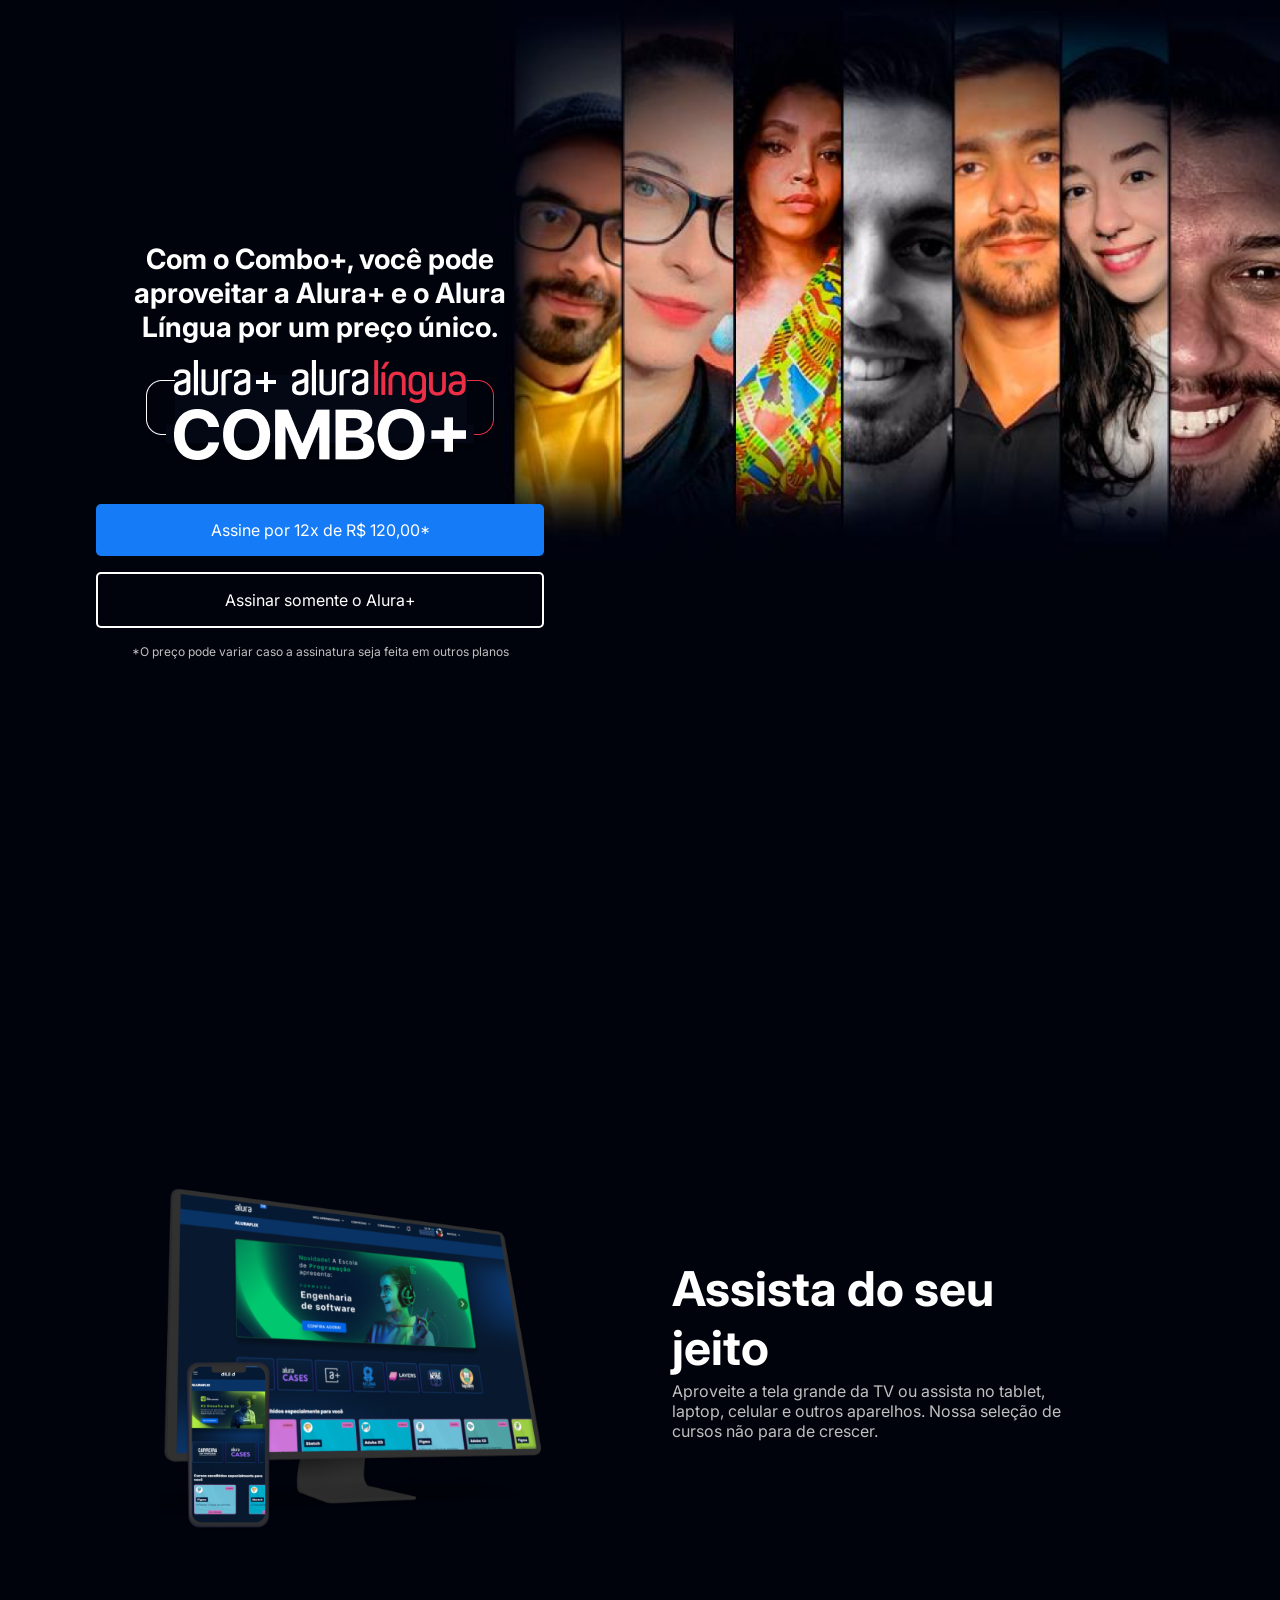
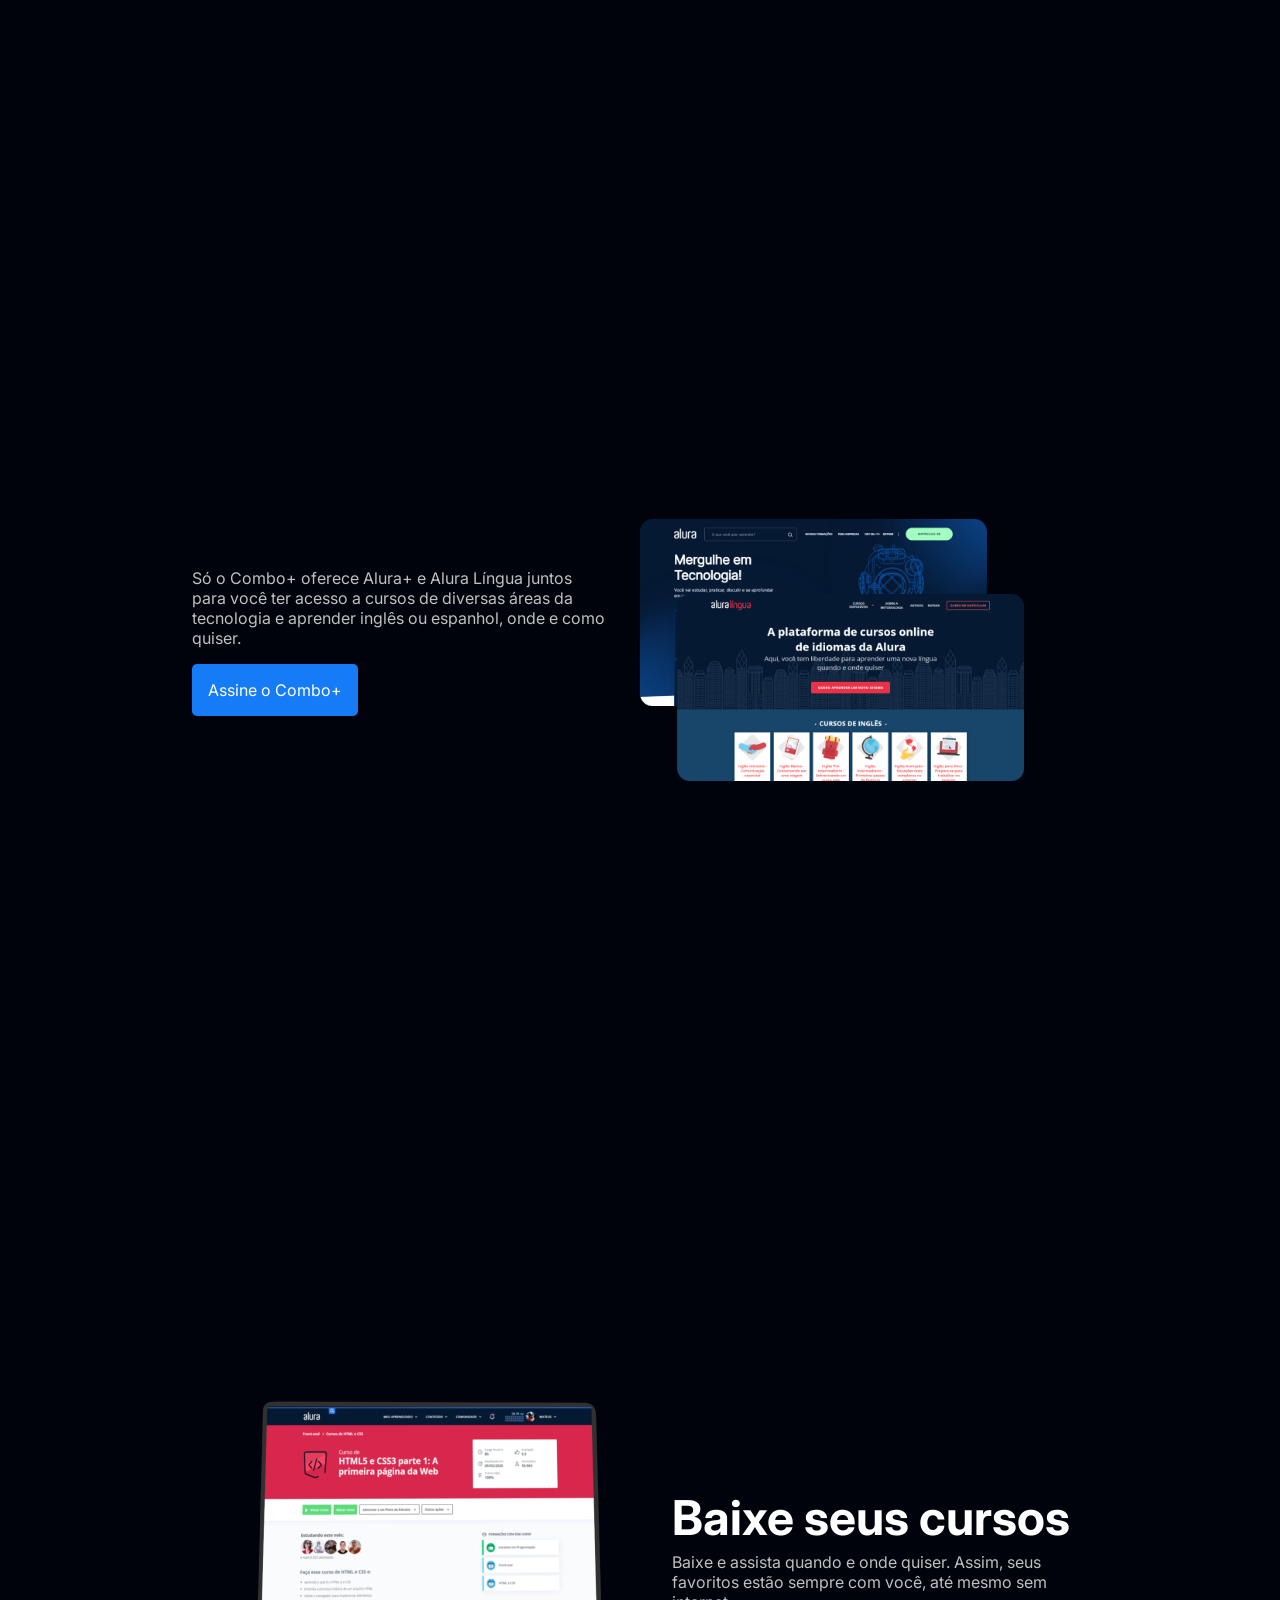
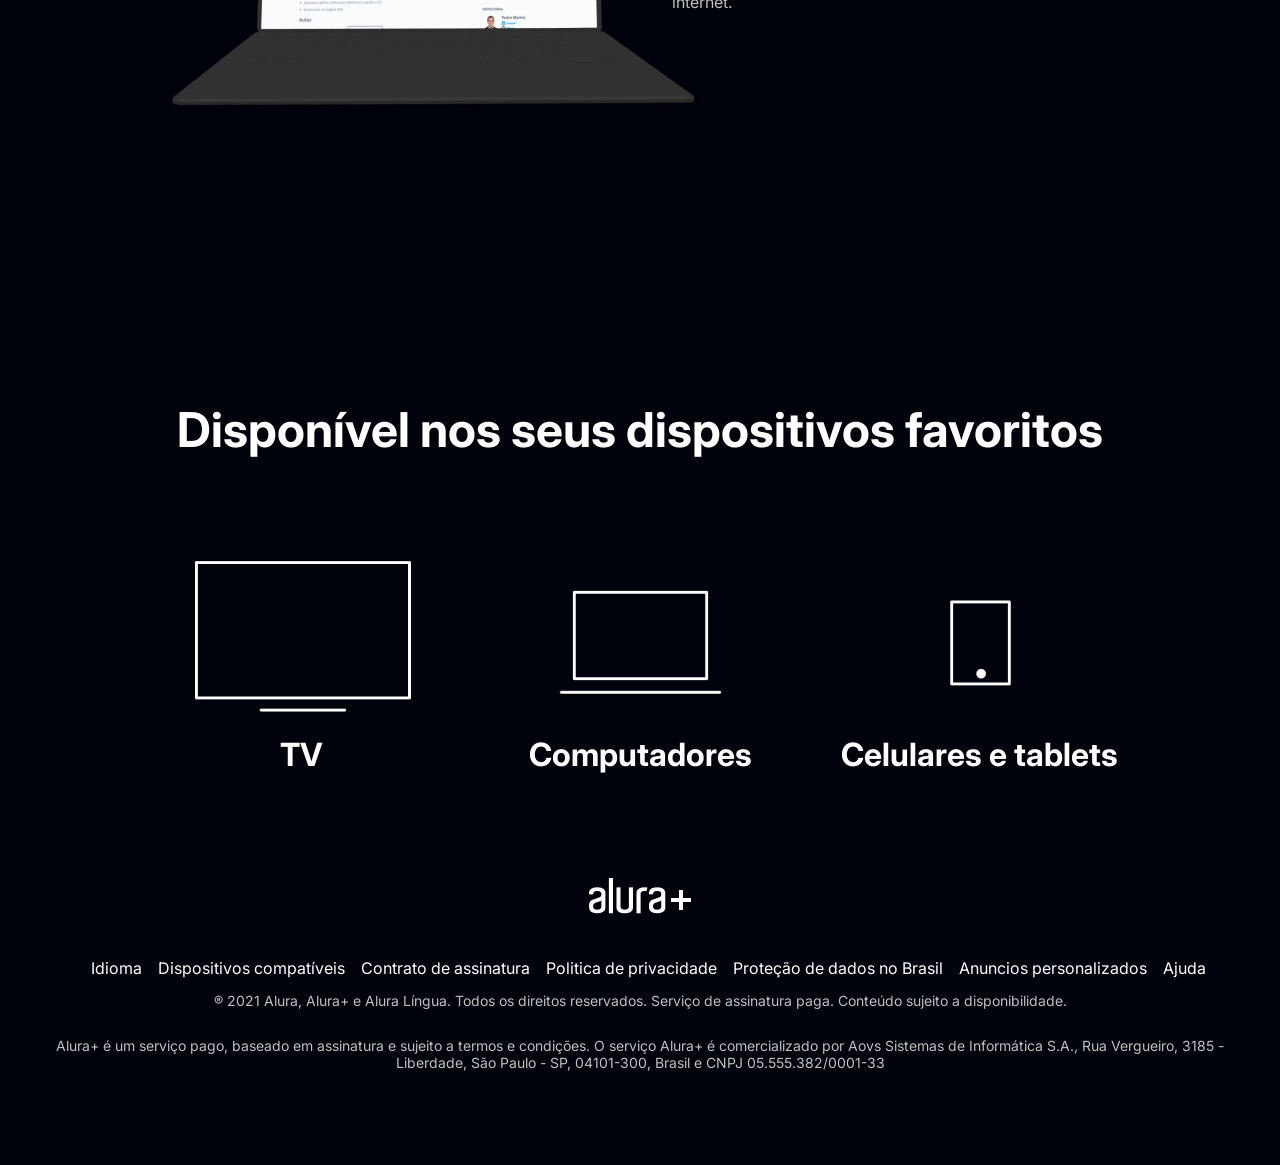
<file: Alura/index.html>
<!DOCTYPE html>
<html>

<head>
    <title>Alura Plus</title>
    <meta charset="UTF-8">
    <meta name="viewport" content="width=device-width, initial-scale=1.0">
    <link rel="stylesheet" href="styles.css">
    <link rel="preconnect" href="https://fonts.googleapis.com">
    <link rel="preconnect" href="https://fonts.gstatic.com" crossorigin>
    <link
        href="https://fonts.googleapis.com/css2?family=Inter:ital,opsz,wght@0,14..32,100..900;1,14..32,100..900&display=swap"
        rel="stylesheet">
</head>

<body>
    <section class="container principal">
        <div class="container__caixa">
            <h1 class="container__titulo">Com o Combo+, você pode aproveitar a Alura+ e o Alura Língua por um preço
                único.</h1>
            <img src="Imagens/Combo.png" alt="O combo mais é a junção do alura+ e o alura lingua"
                class="container__imagem">
            <a href="https://www.alura.com.br/?srsltid=AfmBOoqn-ZcJ6uhwyMkbMAxKImDukcdBiv5YC1SNUqj00WyjIDnXbvz7www.alura.com"
                target="_blank" class="Container___botao">Assine por 12x de R$ 120,00*</a>
            <a href="www.alura.com" class="Container___botao botao__secundario">Assinar somente o Alura+</a>
            <p class="container__aviso">*O preço pode variar caso a assinatura seja feita em outros planos</p>
        </div>
    </section>

    <section class="container secundario">
        <img src="Imagens/Plataformas.png" alt="Um monitor e um celular com o alura plus aberto"
            class="secundario__imagem">
        <div class="container__descricao">
            <h2 class="descricao__titulo">Assista do seu jeito</h2>
            <p class="descricao__texto">Aproveite a tela grande da TV ou assista no tablet, laptop, celular e outros
                aparelhos. Nossa seleção de cursos não para de crescer.</p>
        </div>
    </section>

    <section class="container secundario">
        <div class="container__descricao">
            <p class="descricao__texto">Só o Combo+ oferece Alura+ e Alura Língua juntos para você ter acesso a cursos
                de diversas áreas da tecnologia e aprender inglês ou espanhol, onde e como quiser.</p>
            <a href="www.alura.com.br" class="Container___botao secundario__botao">Assine o Combo+</a>
        </div>
        <img src="Imagens/Telas.png" alt="tela do alura plus e do alura lingua" class="secundario__imagem">
    </section>

    <section class="container secundario">
        <img src="Imagens/Notebook.png" alt="Notebook com o Alura aberto">
        <div class="container__descricao">
            <h2 class="descricao__titulo">Baixe seus cursos</h3>
                <p class="descricao__texto">Baixe e assista quando e onde quiser. Assim, seus favoritos estão sempre com
                    você, até mesmo sem internet.</p>
        </div>
    </section>

    <section class="dispositivos">
        <h2 class="dispositivos__titulo">Disponível nos seus dispositivos favoritos</h2>
        <ul class="dispositivos__lista">
            <li>
                <img src="Imagens/tv.png" alt="icone de televisao">
                <h3 class="lista__item">TV</h3>
            </li>
            <li>
                <img src="Imagens/computador.png" alt="icone de computador">
                <h3 class="lista__item">Computadores</h3>
            </li>
            <li>
                <img src="Imagens/celular.png" alt="icone de celular">
                <h3 class="lista__item">Celulares e tablets</h3>
            </li>
        </ul>
    </section>

    <footer class="rodape">
        <img src="Imagens/Logo.png" alt="logo do alura plus" class="rodape__logo">
        <ul class="rodape__lista">
            <li class="lista__link">
                <a href="#">Idioma</a>
            </li>
            <li class="lista__link">
                <a href="#">Dispositivos compatíveis</a>
            </li>
            <li class="lista__link">
                <a href="#">Contrato de assinatura</a>
            </li>
            <li class="lista__link">
                <a href="#">Politica de privacidade</a>
            </li>
            <li class="lista__link">
                <a href="#">Proteção de dados no Brasil</a>
            </li>
            <li class="lista__link">
                <a href="#">Anuncios personalizados</a>
            </li>
            <li class="lista__link">
                <a href="#">Ajuda</a>
            </li>
        </ul>
        <p class="rodape__texto">® 2021 Alura, Alura+ e Alura Língua. Todos os direitos reservados. Serviço de
            assinatura paga. Conteúdo sujeito a disponibilidade.</p>
        <p class="rodape__texto">Alura+ é um serviço pago, baseado em assinatura e sujeito a termos e condições. O
            serviço Alura+ é comercializado por Aovs Sistemas de Informática S.A., Rua Vergueiro, 3185 - Liberdade, São
            Paulo - SP, 04101-300, Brasil e CNPJ 05.555.382/0001-33</p>
    </footer>
</body>

</html>
</file>
<file: Alura/styles.css>
:root {
    --branco-primario: #FFFFFF;
    --cinza-secundario: #C0C0C0;
    --botao-azul: #167BF7;
    --cor-de-fundo: #00030C;
    --botao-azul-efeito: #1696f7;
    --fonte-principal: 'Inter';
}

body {
    background-color: var(--cor-de-fundo);
    color: var(--branco-primario);
    font-family: var(--fonte-principal);
    font-size: 16px;
    font-weight: 400;
}

* {
    margin: 0;
    padding: 0;
}

.principal {
    background-image: url(Imagens/Background.png);
    background-repeat: no-repeat;
    background-size: contain;
    align-items: center;
    text-align: center;
}

.container {
    height: 100vh;
    display: grid;
    grid-template-columns: 50% 50%;
}

.Container___botao {
    background-color: var(--botao-azul);
    border-radius: 5px;
    padding: 1em;
    color: var(--branco-primario);
    display: block;
    text-decoration: none;
    margin-bottom: 1em;
}

.botao__secundario {
    background-color: transparent;
    border: 2px solid var(--branco-primario);
}

.container__aviso {
    font-size: 12px;
    color: var(--cinza-secundario);
}

.container__titulo {
    font-size: 28px;
    font-weight: 700;
}

.container__imagem {
    margin: 1em 0 2em 0;
}

.container__caixa {
    margin: 0 6em;
}

.secundario__imagem {
    width: 80%;
}

.secundario {
    align-items: center;
    margin: 0 10em;
}

.descricao__titulo {
    font-weight: 700;
    font-size: 48px;
    color: var(--branco-primario);
    margin-bottom: 0.1em;
}

.descricao__texto {
    color: var(--cinza-secundario);
}

.secundario__botao {
    display: inline-block;
    margin-top: 1em;
}

.container__descricao {
    padding: 2em;
}

.dispositivos__lista {
    display: flex;
    justify-content: center;
    list-style-type: none;
    margin: 5em 0;
}

.dispositivos {
    text-align: center;
}

.dispositivos__titulo {
    font-size: 48px;
    color: var(--branco-primario);
}

.lista__item {
    font-size: 32px;
    color: var(--branco-primario);
}

.rodape {
    text-align: center;
    margin: 5em 3em;
}

.rodape__logo {
    padding: 1.5em 0;
}

.rodape__lista {
    display: flex;
    list-style-type: none;
    justify-content: center;
    margin-top: 1em;
}

.lista__link a{
    text-decoration: none;
    color: var(--branco-primario);
    margin-left: 1em;
}

.rodape__texto {
    color: var(--cinza-secundario);
    padding: 1em 0;
    font-size: 14px;
}

.lista__link a:hover {
    color: var(--botao-azul);
}

.lista__link a:active {
    color: aqua;
}

.Container___botao:hover {
    background-color: var(--botao-azul-efeito);
    color: var(--cor-de-fundo);
}
</file>
